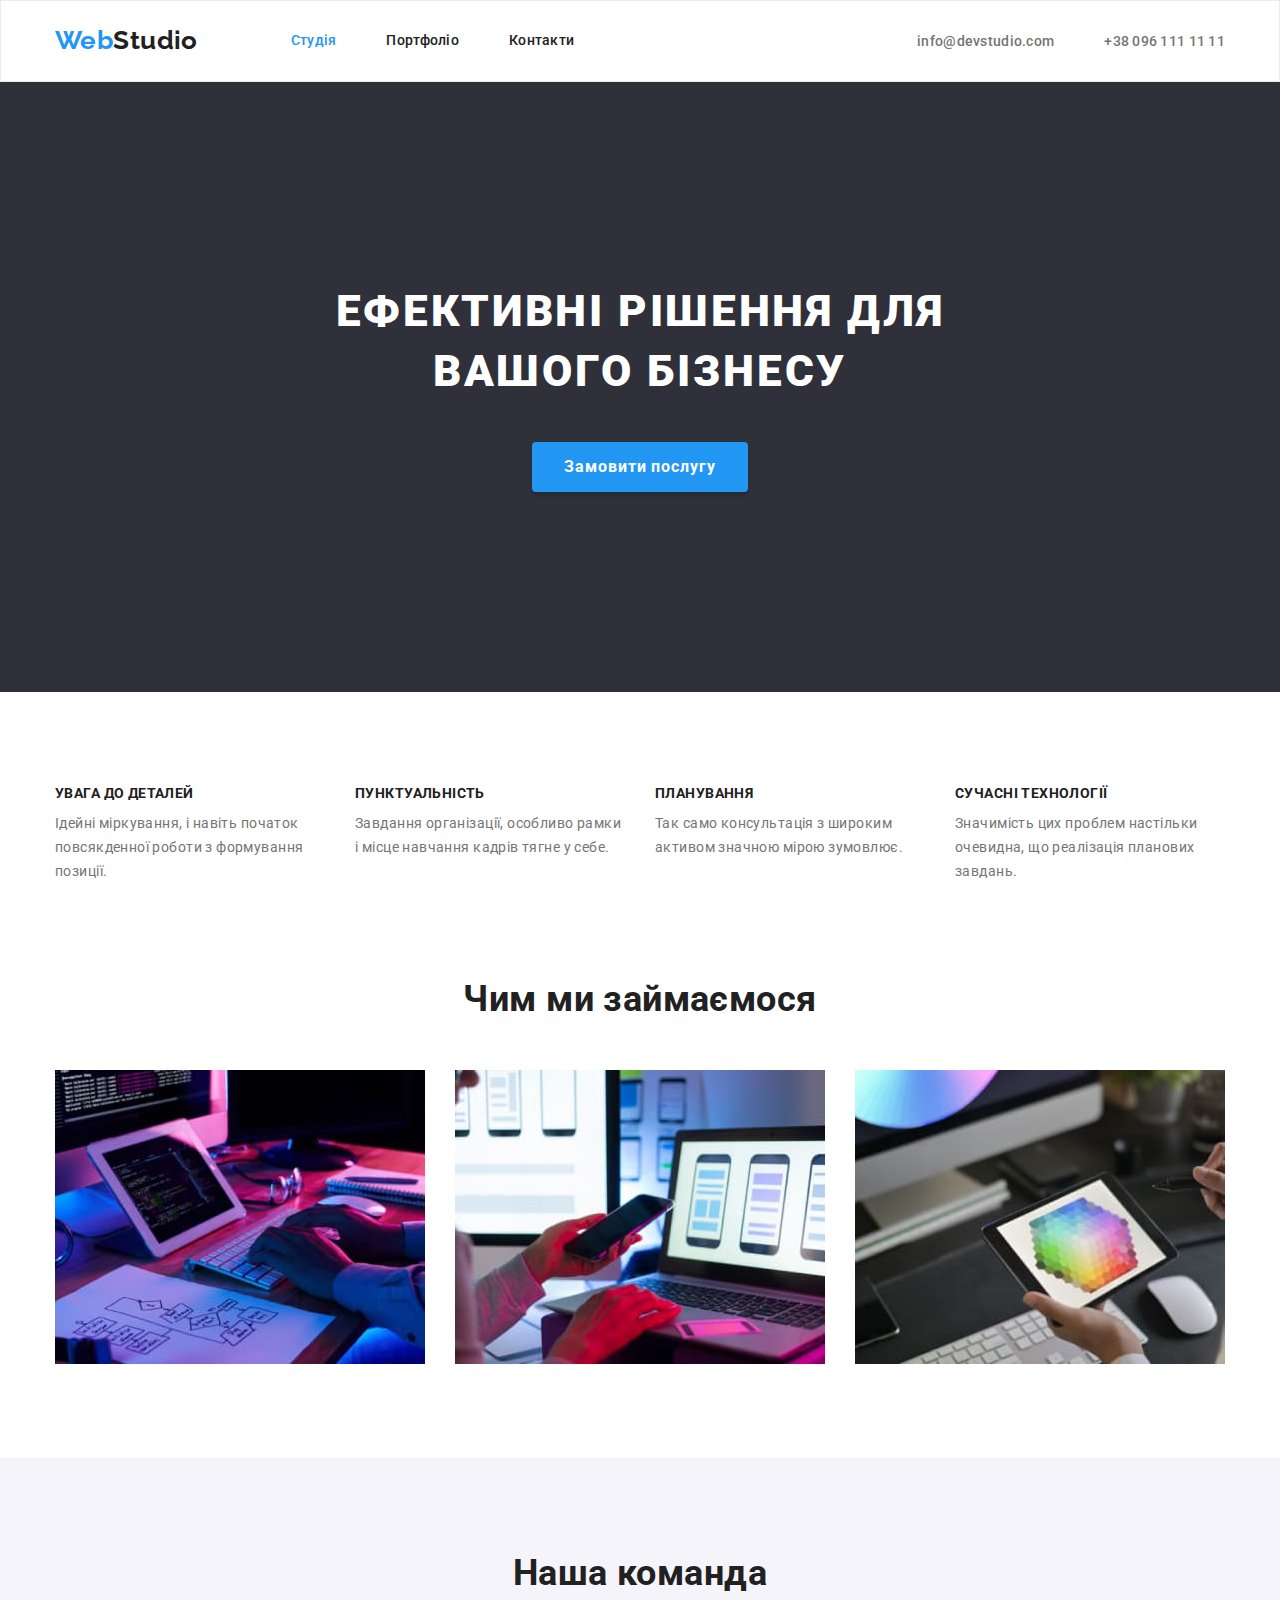
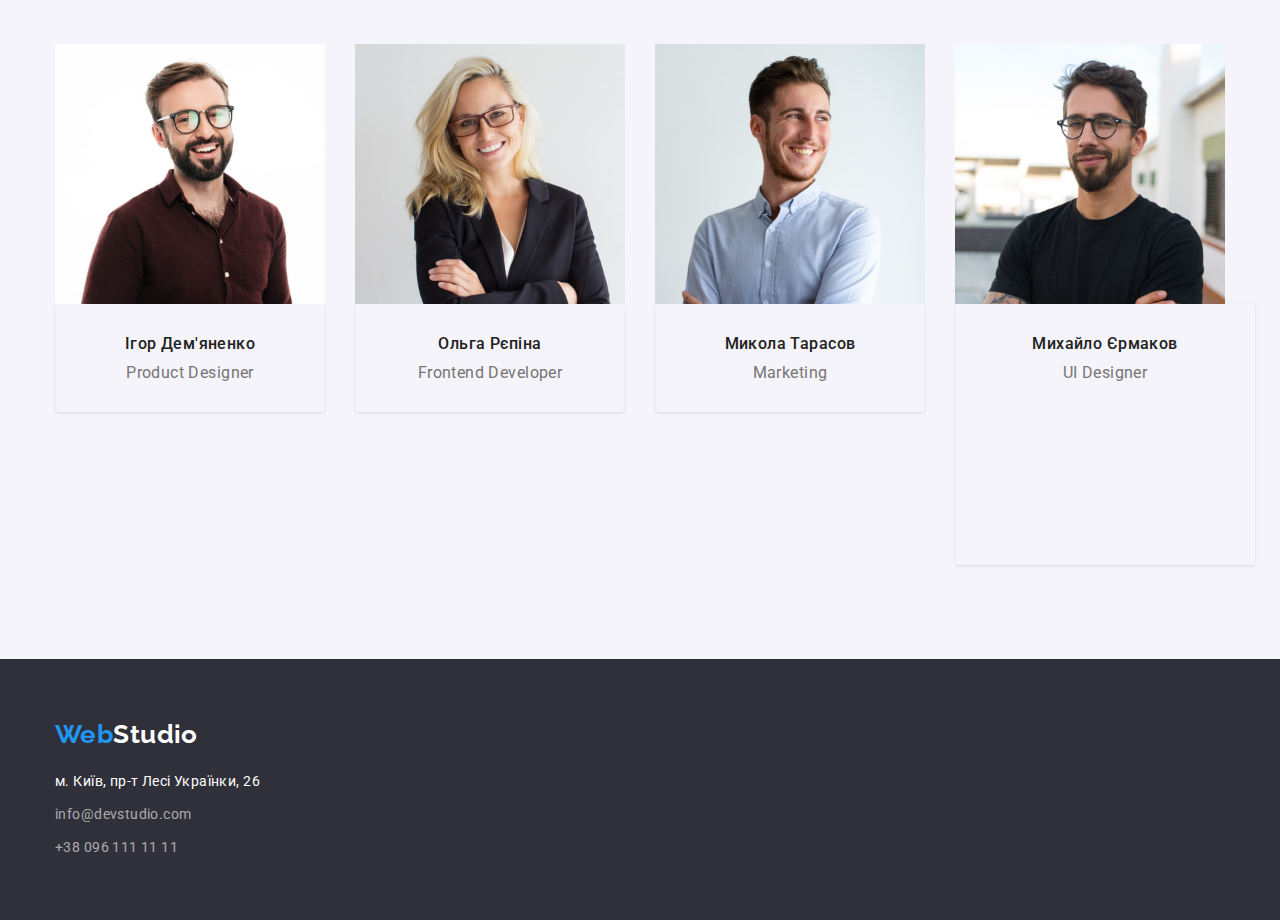
<file: index.html>
<!DOCTYPE html>
<html lang="uk">
	<head>
		<meta charset="UTF-8" />
		<meta http-equiv="X-UA-Compatible" content="IE=edge" />
		<meta name="viewport" content="width=device-width, initial-scale=1.0" />
		<title>Студія</title>
		<link rel="preconnect" href="https://fonts.googleapis.com" />
		<link rel="preconnect" href="https://fonts.gstatic.com" crossorigin />
		<link
			href="https://fonts.googleapis.com/css2?family=Raleway:wght@700&family=Roboto:wght@400;500;700;900&display=swap"
			rel="stylesheet"
		/>
		<link
			rel="stylesheet"
			href="https://cdnjs.cloudflare.com/ajax/libs/modern-normalize/1.1.0/modern-normalize.min.css"
		/>
		<link rel="stylesheet" href="./css/styles.css" />
	</head>
	<body>
		<!--Секція шапка-->
		<header class="header">
			<div class="flex container">
				<nav class="flex site-nav">
					<!-- prettier-ignore -->
					<a class="logo" href="./index.html">
						<span class="web">Web</span>Studio</a>
					<ul class="flex nav-list">
						<li class="nav-list-item">
							<a class="nav-link nav-link-current" href="./index.html">
								Студія
							</a>
						</li>
						<li class="nav-list-item">
							<a class="nav-link" href="./portfolio.html">Портфоліо</a>
						</li>
						<li class="nav-list-item">
							<a class="nav-link" href="#">Контакти</a>
						</li>
					</ul>
				</nav>
				<ul class="flex contacts-list-top">
					<li class="contacts-item">
						<a class="contacts" href="mailto:info@devstudio.com">
							info@devstudio.com
						</a>
					</li>
					<li class="contacts-item">
						<a class="contacts" href="tel:+380961111111">+38 096 111 11 11</a>
					</li>
				</ul>
			</div>
		</header>
		<main>
			<!--Секція Герой-->
			<section class="section hero">
				<div class="container">
					<h1 class="hero-headline">Ефективні рішення для вашого бізнесу</h1>
					<button class="hero-btn" type="button">Замовити послугу</button>
				</div>
			</section>
			<!--Секція з особливостями-->
			<section class="section features">
				<div class="container">
					<h2 class="title-features">Особливості</h2>
					<ul class="flex features-list">
						<li class="features-list-item">
							<h3 class="subtitle-features">УВАГА ДО ДЕТАЛЕЙ</h3>
							<p class="desc-features">
								Ідейні міркування, і навіть початок повсякденної роботи з
								формування позиції.
							</p>
						</li>
						<li class="features-list-item">
							<h3 class="subtitle-features">ПУНКТУАЛЬНІСТЬ</h3>
							<p class="desc-features">
								Завдання організації, особливо рамки і місце навчання кадрів
								тягне у себе.
							</p>
						</li>
						<li class="features-list-item">
							<h3 class="subtitle-features">ПЛАНУВАННЯ</h3>
							<p class="desc-features">
								Так само консультація з широким активом значною мірою зумовлює.
							</p>
						</li>
						<li class="features-list-item">
							<h3 class="subtitle-features">СУЧАСНІ ТЕХНОЛОГІЇ</h3>
							<p class="desc-features">
								Значимість цих проблем настільки очевидна, що реалізація
								планових завдань.
							</p>
						</li>
					</ul>
				</div>
			</section>
			<!--Секція Чим ми займаємося-->
			<section class="section our-job">
				<div class="container">
					<h2 class="section-tittle">Чим ми займаємося</h2>
					<ul class="flex our-job-list">
						<li class="job-demo">
							<img
								src="./images/code_writting.jpg"
								alt="code_writting"
								width="370"
								height="294"
							/>
						</li>
						<li class="job-demo">
							<img
								src="./images/mobile_app.jpg"
								alt="mobile_app"
								width="370"
								height="294"
							/>
						</li>
						<li class="job-demo">
							<img
								src="./images/java.jpg"
								alt="java"
								width="370"
								height="294"
							/>
						</li>
					</ul>
				</div>
			</section>
			<!--Секція Команда-->
			<section class="section our-team">
				<div class="container">
					<h2 class="section-tittle">Наша команда</h2>
					<ul class="flex our-team-list">
						<li class="team-card">
							<img
								src="./images/product_designer.jpg"
								alt="product_designer"
								width="270"
								height="260"
							/>
							<div class="team-desk">
								<h3 class="team-members">Ігор Дем'яненко</h3>
								<p class="job-title" lang="en">Product Designer</p>
							</div>
						</li>
						<li class="team-card">
							<img
								src="./images/frontend_developer.jpg"
								alt="frontend_developer"
								width="270"
								height="260"
							/>
							<div class="team-desk">
								<h3 class="team-members">Ольга Рєпіна</h3>
								<p class="job-title" lang="en">Frontend Developer</p>
							</div>
						</li>
						<li class="team-card">
							<img
								src="./images/marketing.jpg"
								alt="marketing"
								width="270"
								height="260"
							/>
							<div class="team-desk">
								<h3 class="team-members">Микола Тарасов</h3>
								<p class="job-title" lang="en">Marketing</p>
							</div>
						</li>
						<li class="team-card">
							<img
								src="./images/ui_designer.jpg"
								alt="ui_designer"
								width="270"
								height="260"
							/>
							<div class="team-desk">
								<h3 class="team-members">Михайло Єрмаков</h3>
								<p class="job-title" lang="en">UI Designer</p>
								<ul>
									<li>
										<svg>
											
										</svg>
								
									</li>
									<li></li>
									<li></li>
									<li></li>
								</ul>
							</div>
						</li>
					</ul>
				</div>
			</section>
		</main>
		<!--Секція Підвал-->
		<footer class="footer">
			<div class="container footer-container">
				<!-- prettier-ignore -->
				<a class="logo logo-footer" href="./index.html">
					<span class="web">Web</span>Studio</a>
				<address class="footer-address">
					<ul>
						<li class="footer-list-item">
							<a class="city-address" href="">
								м. Київ, пр-т Лесі Українки, 26
							</a>
						</li>
						<li class="footer-list-item">
							<a class="contacts-footer" href="mailto:info@devstudio.com">
								info@devstudio.com
							</a>
						</li>
						<li class="footer-list-item">
							<a class="contacts-footer" href="tel:+380961111111">
								+38 096 111 11 11
							</a>
						</li>
					</ul>
				</address>
			</div>
		</footer>
	</body>
</html>
</file>
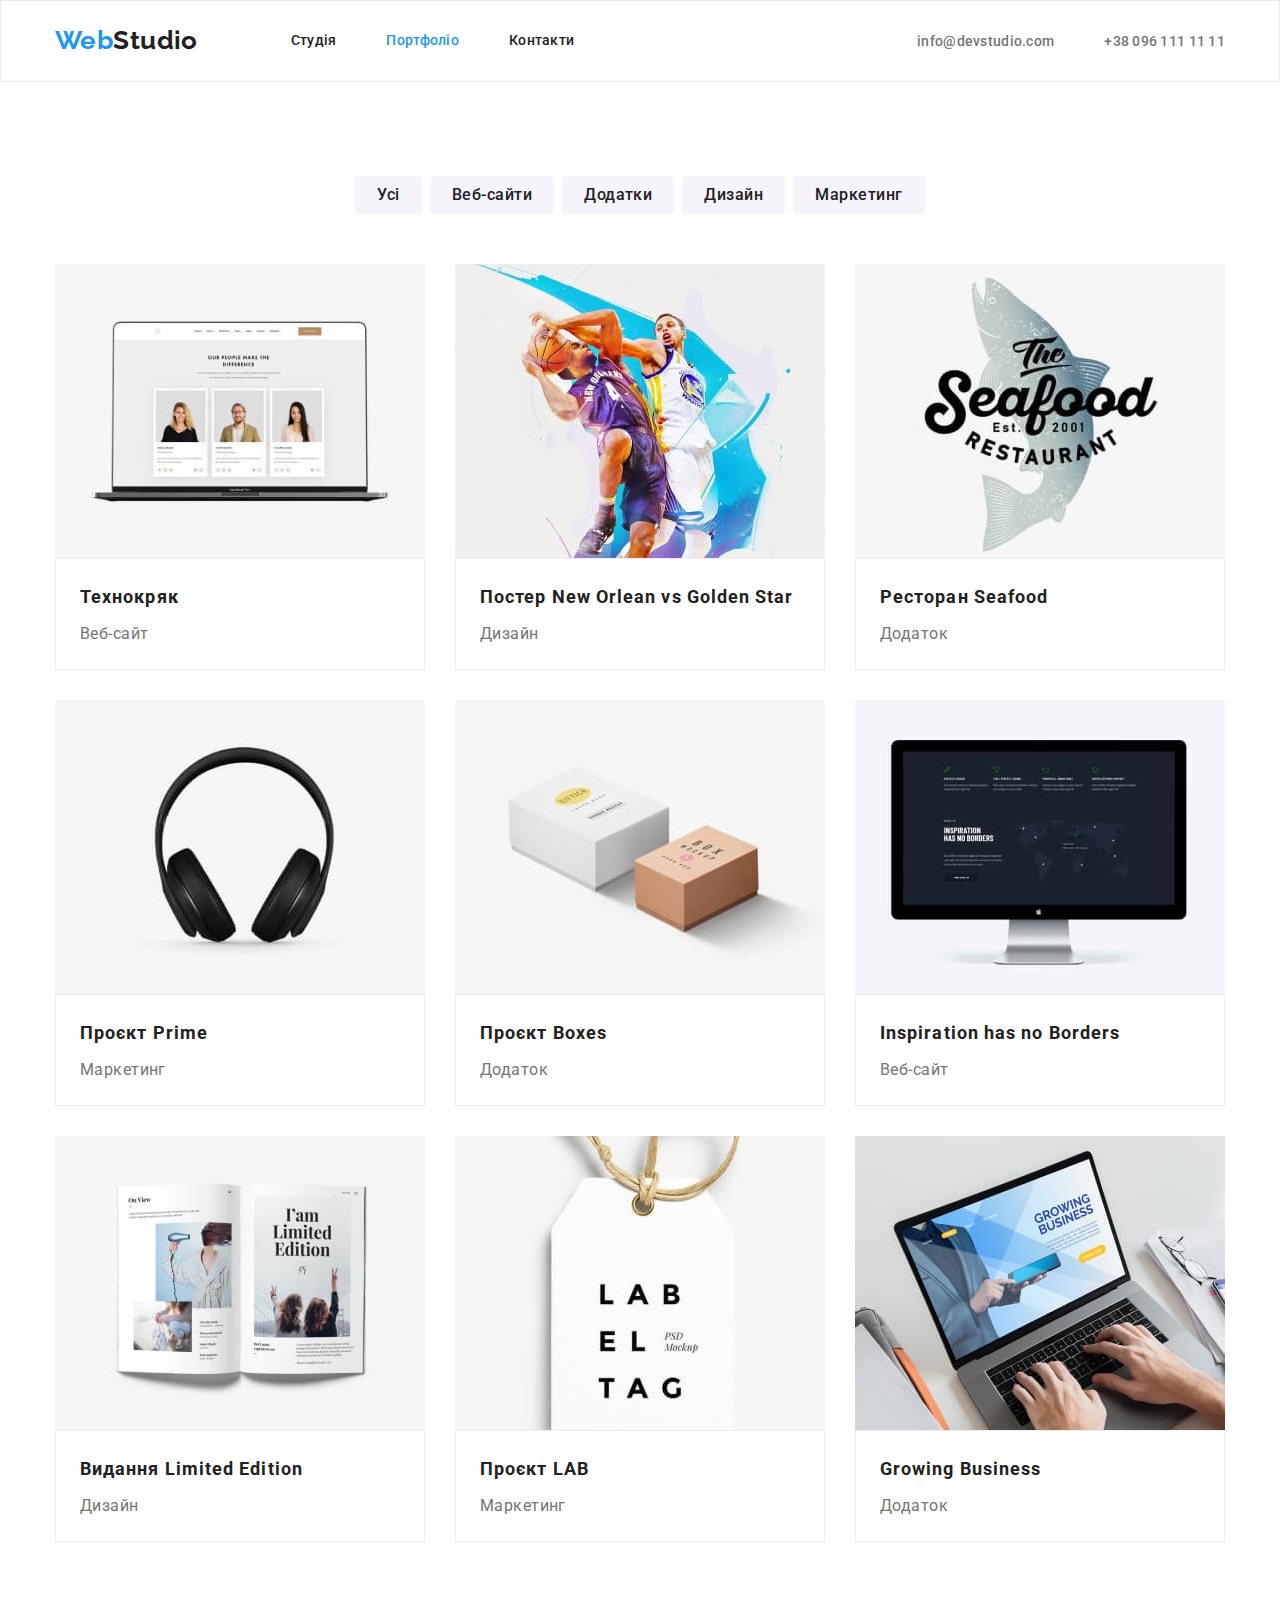
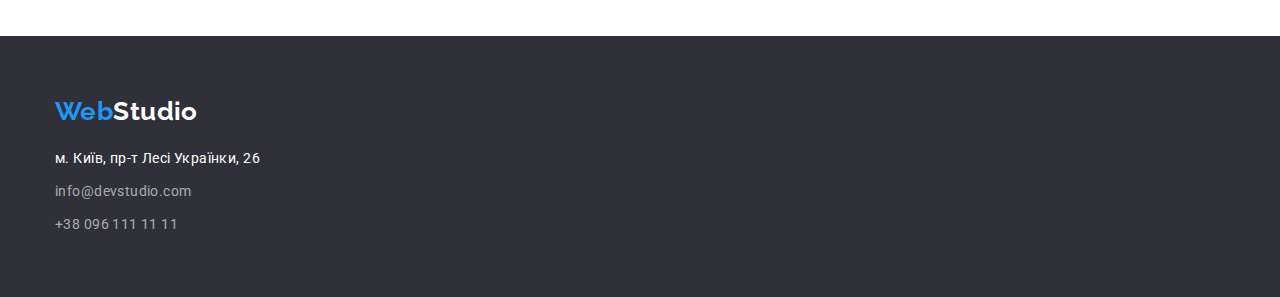
<file: portfolio.html>
<!DOCTYPE html>
<html lang="uk">
	<head>
		<meta charset="UTF-8" />
		<meta http-equiv="X-UA-Compatible" content="IE=edge" />
		<meta name="viewport" content="width=device-width, initial-scale=1.0" />
		<title>Портфоліо</title>
		<link
			href="https://fonts.googleapis.com/css2?family=Raleway:wght@700&family=Roboto:wght@400;500;700;900&display=swap"
			rel="stylesheet"
		/>
		<link
			rel="stylesheet"
			href="https://cdnjs.cloudflare.com/ajax/libs/modern-normalize/1.1.0/modern-normalize.min.css"
		/>
		<link rel="stylesheet" href="./css/styles.css" />
	</head>
	<body>
		<!--Шапка-->
		<header class="header">
			<div class="flex container">
				<nav class="flex site-nav">
					<!-- prettier-ignore -->
					<a class="logo" href="./index.html"><span class="web">Web</span>Studio</a>

					<ul class="flex nav-list">
						<li class="nav-list-item">
							<a class="nav-link" href="./index.html">Студія</a>
						</li>
						<li class="nav-list-item">
							<a class="nav-link nav-link-current" href="./portfolio.html">
								Портфоліо
							</a>
						</li>
						<li class="nav-list-item">
							<a class="nav-link" href="#">Контакти</a>
						</li>
					</ul>
				</nav>
				<ul class="flex contacts-list-top">
					<li class="contacts-item">
						<a class="contacts" href="mailto:info@devstudio.com">
							info@devstudio.com
						</a>
					</li>
					<li class="contacts-item">
						<a class="contacts" href="tel:+380961111111">+38 096 111 11 11</a>
					</li>
				</ul>
			</div>
		</header>
		<main>
			<section class="section">
				<div class="container">
					<h1 class="main-headline">Tech main</h1>
					<ul class="filters flex">
						<li class="filters-item">
							<button class="filters-btn" type="button">Усі</button>
						</li>
						<li class="filters-item">
							<button class="filters-btn" type="button">Веб-сайти</button>
						</li>
						<li class="filters-item">
							<button class="filters-btn" type="button">Додатки</button>
						</li>
						<li class="filters-item">
							<button class="filters-btn" type="button">Дизайн</button>
						</li>
						<li class="filters-item">
							<button class="filters-btn" type="button">Маркетинг</button>
						</li>
					</ul>
					<ul class="project-list flex">
						<li class="project-item">
							<img
								src="./images-portfolio/project1.jpg"
								alt="технокряк"
								width="370"
								height="294"
							/>
							<div class="projects-desk-block">
								<h2 class="projects-headline">Технокряк</h2>
								<p class="projects-desc">Веб-сайт</p>
							</div>
						</li>
						<li class="project-item">
							<img
								src="./images-portfolio/project2.jpg"
								alt="постер new orlean vs golden star"
								width="370"
								height="294"
							/>
							<div class="projects-desk-block">
								<h2 class="projects-headline">
									Постер New Orlean vs Golden Star
								</h2>
								<p class="projects-desc">Дизайн</p>
							</div>
						</li>
						<li class="project-item">
							<img
								src="./images-portfolio/project3.jpg"
								alt="зесторан seafood"
								width="370"
								height="294"
							/>
							<div class="projects-desk-block">
								<h2 class="projects-headline">Ресторан Seafood</h2>
								<p class="projects-desc">Додаток</p>
							</div>
						</li>
						<li class="project-item">
							<img
								src="./images-portfolio/project4.jpg"
								alt="проєкт prime"
								width="370"
								height="294"
							/>
							<div class="projects-desk-block">
								<h2 class="projects-headline">Проєкт Prime</h2>
								<p class="projects-desc">Маркетинг</p>
							</div>
						</li>
						<li class="project-item">
							<img
								src="./images-portfolio/project5.jpg"
								alt="Проєкт Boxes"
								width="370"
								height="294"
							/>
							<div class="projects-desk-block">
								<h2 class="projects-headline">Проєкт Boxes</h2>
								<p class="projects-desc">Додаток</p>
							</div>
						</li>
						<li class="project-item">
							<img
								src="./images-portfolio/project6.jpg"
								alt="inspiration has no borders"
								width="370"
								height="294"
							/>
							<div class="projects-desk-block">
								<h2 class="projects-headline">Inspiration has no Borders</h2>
								<p class="projects-desc">Веб-сайт</p>
							</div>
						</li>
						<li class="project-item">
							<img
								src="./images-portfolio/project7.jpg"
								alt="видання limited edition"
								width="370"
								height="294"
							/>
							<div class="projects-desk-block">
								<h2 class="projects-headline">Видання Limited Edition</h2>
								<p class="projects-desc">Дизайн</p>
							</div>
						</li>
						<li class="project-item">
							<img
								src="./images-portfolio/project8.jpg"
								alt="проєкт lab"
								width="370"
								height="294"
							/>
							<div class="projects-desk-block">
								<h2 class="projects-headline">Проєкт LAB</h2>
								<p class="projects-desc">Маркетинг</p>
							</div>
						</li>
						<li class="project-item">
							<img
								src="./images-portfolio/project9.jpg"
								alt="growing business"
								width="370"
								height="294"
							/>
							<div class="projects-desk-block">
								<h2 class="projects-headline">Growing Business</h2>
								<p class="projects-desc">Додаток</p>
							</div>
						</li>
					</ul>
				</div>
			</section>
		</main>
		<!--Підвал-->
		<footer class="footer">
			<div class="container footer-container">
				<!-- prettier-ignore -->
				<a class="logo logo-footer" href="./index.html">
					<span class="web">Web</span>Studio</a>
				<address class="footer-address">
					<ul>
						<li class="footer-list-item">
							<a class="city-address" href="">
								м. Київ, пр-т Лесі Українки, 26
							</a>
						</li>
						<li class="footer-list-item">
							<a class="contacts-footer" href="mailto:info@devstudio.com">
								info@devstudio.com
							</a>
						</li>
						<li class="footer-list-item">
							<a class="contacts-footer" href="tel:+380961111111">
								+38 096 111 11 11
							</a>
						</li>
					</ul>
				</address>
			</div>
		</footer>
	</body>
</html>
</file>
<file: css/styles.css>
:root {
	--main-black: #212121;
	--main-grey: #757575;
	--main-white: #ffffff;
	--main-blue: #2196f3;
	--font-weight-bold: 700;
	--font-weight-regular: 500;
	--font-size-main: 16px;
}
ul,
h1,
h2,
h3,
h4,
p {
	margin: 0;
	padding: 0;
}
img {
	display: block;
}
body {
	font-family: Roboto;
	font-size: 14px;
	letter-spacing: 0.03em;
	color: var(--main-black);
	background: var(--main-white);
}

.container {
	width: 1200px;
	padding: 0 15px;
	margin: 0 auto;
}
.section {
	padding: 94px 0;
}
.header {
	border: 1px solid #ececec;
}
.flex {
	display: flex;
}

a {
	text-decoration: none;
	color: inherit;
}
ul {
	list-style: none;
}
/* Навігація */
.logo {
	font-family: Raleway;
	font-weight: var(--font-weght-bold);
	font-size: 26px;
	font-weight: 700;
	line-height: 1.192;
	padding: 24px 0 25px;
	margin-right: 93px;
	justify-content: center;
}

.nav-list {
	font-weight: var(--font-weight-regular);
	line-height: 1.14;
	color: var(--main-black);
	letter-spacing: 0.02em;
	display: flex;
	align-items: center;
}
.nav-list-item {
	padding: 32px 0;
}
/* .nav-list-item, */
.contacts-item {
	padding: 32px 0;
}
.contacts-list-top {
	margin-left: auto;
}
.nav-list-item:nth-child(n + 2) {
	margin-left: 50px;
}
.web,
.nav-link-current {
	color: var(--main-blue);
}

.nav-link:hover,
.nav-link:focus {
	color: var(--main-blue);
}
.contacts-item:nth-child(2) {
	margin-left: 50px;
}
.contacts {
	line-height: 16px;
	color: var(--main-grey);
	font-weight: var(--font-weight-regular);
	line-height: 1.145;
	letter-spacing: 0.02em;
	display: flex;
}

.contacts:hover,
.contacts:focus {
	color: var(--main-grey);
	color: var(--main-blue);
}

/* Герой */
.hero {
	text-align: center;
	background: #2f303a;
	padding: 200px 0;
}

.hero-headline {
	text-transform: uppercase;
	font-size: 44px;
	line-height: 1.36;
	color: var(--main-white);
	font-weight: 900;
	letter-spacing: 0.06em;
	text-align: center;
	width: 696px;
	margin: 0 auto;
}
.hero-btn {
	font-family: inherit;
	font-weight: var(--font-weight-bold);
	font-size: var(--font-size-main);
	line-height: 1.875;
	letter-spacing: 0.06em;
	text-align: center;
	line-height: 1.88;
	padding: 10px 32px;
	color: var(--main-white);
	background: var(--main-blue);
	margin-top: 40px;
	box-shadow: 0px 4px 4px 0px #00000026;
	border: none;
	border-radius: 4px;
}
.hero-btn:hover,
.hero-btn:focus {
	color: var(--main-black);
	background: #f5f4fa;
	cursor: pointer;
}
/* Особливості */
.title-features {
	display: none;
}
.features-list-item:nth-child(n + 2) {
	margin-left: 30px;
}
.subtitle-features {
	font-size: 14px;
	line-height: 1.14;
	margin-bottom: 10px;
}
.desc-features {
	line-height: 1.71;
	color: var(--main-grey);
	width: 270px;
}
/* <!--Секція Чим ми займаємося--> */
.our-job {
	padding-top: 0;
}
.job-demo:nth-child(n + 2) {
	margin-left: 30px;
}
.section-tittle {
	font-size: 36px;
	line-height: 1.17;
	text-align: center;
	margin-bottom: 50px;
}
/*Наша команда */

.our-team {
	text-align: center;
	background: #f5f4fa;
}

.team-card:nth-child(n + 2) {
	margin-left: 30px;
}

.team-desk {
	padding-top: 30px;
	padding-bottom: 30px;
	border-top: none;
	border-bottom-right-radius: 4px;
	border-bottom-left-radius: 4px;
	box-shadow: 0px 2px 1px 0px #00000033;
	box-shadow: 0px 1px 1px 0px #00000024;
	box-shadow: 0px 1px 3px 0px #0000001f;
}

.team-members {
	font-weight: var(--font-weight-regular);
	font-size: var(--font-size-main);
	line-height: 1.187;
	margin-bottom: 10px;
}
.job-title {
	font-size: var(--font-size-main);
	line-height: 1.187;
	color: var(--main-grey);
	font-weight: 400;
}

/* Футер */
.footer {
	background: #2f303a;
	padding: 60px 0;
}

.footer-address {
	margin-top: 20px;
}

.footer-list-item:nth-child(n + 2) {
	margin-top: 9px;
}
.city-address {
	line-height: 1.71;
	font-style: normal;
	color: var(--main-white);
}
.logo-footer {
	color: var(--main-white);
	margin-right: 0;

	padding: 0;
}
.contacts-footer {
	color: rgba(255, 255, 255, 0.6);
	font-style: normal;
	line-height: 1.71;
	text-align: left;
}
/* Фільтри */
.portfolio {
	padding: 94px 0;
}

.filters {
	justify-content: center;
}
.filters-item:nth-child(n + 2) {
	margin-left: 8px;
}
.filters-btn {
	font-size: var(--font-size-main);
	font-weight: var(--font-weight-regular);
	line-height: 26px;
	line-height: 1.625;
	color: var(--main-black);
	background: #f5f4fa;
	letter-spacing: 0.03em;
	text-align: center;
	border-radius: 4px;
	box-sizing: border-box;
	font-family: Roboto;
	padding: 6px 22px;
	border: none;
}

.filters-btn:hover,
.filters-btn:hover {
	color: var(--main-white);
	background: var(--main-blue);
	cursor: pointer;
	box-sizing: border-box;
}
/* Проєкти */
.main-headline {
	display: none;
}
.projects-desk-block {
	padding: 20px 24px;
	border-top: none;
	border: 1px solid #eeeeee;
}
.projects-headline {
	font-size: 18px;
	line-height: 2;
	letter-spacing: 0.06em;
	margin-bottom: 4px;
}
.projects-desc {
	font-size: var(--font-size-main);
	line-height: 1.875;
	color: var(--main-grey);
}
.project-list {
	flex-wrap: wrap;
	margin-top: 50px;
}
.project-item:nth-child(3n + 2) {
	margin: 0 30px;
}
.project-item:nth-child(-n + 6) {
	margin-bottom: 30px;
}
</file>
